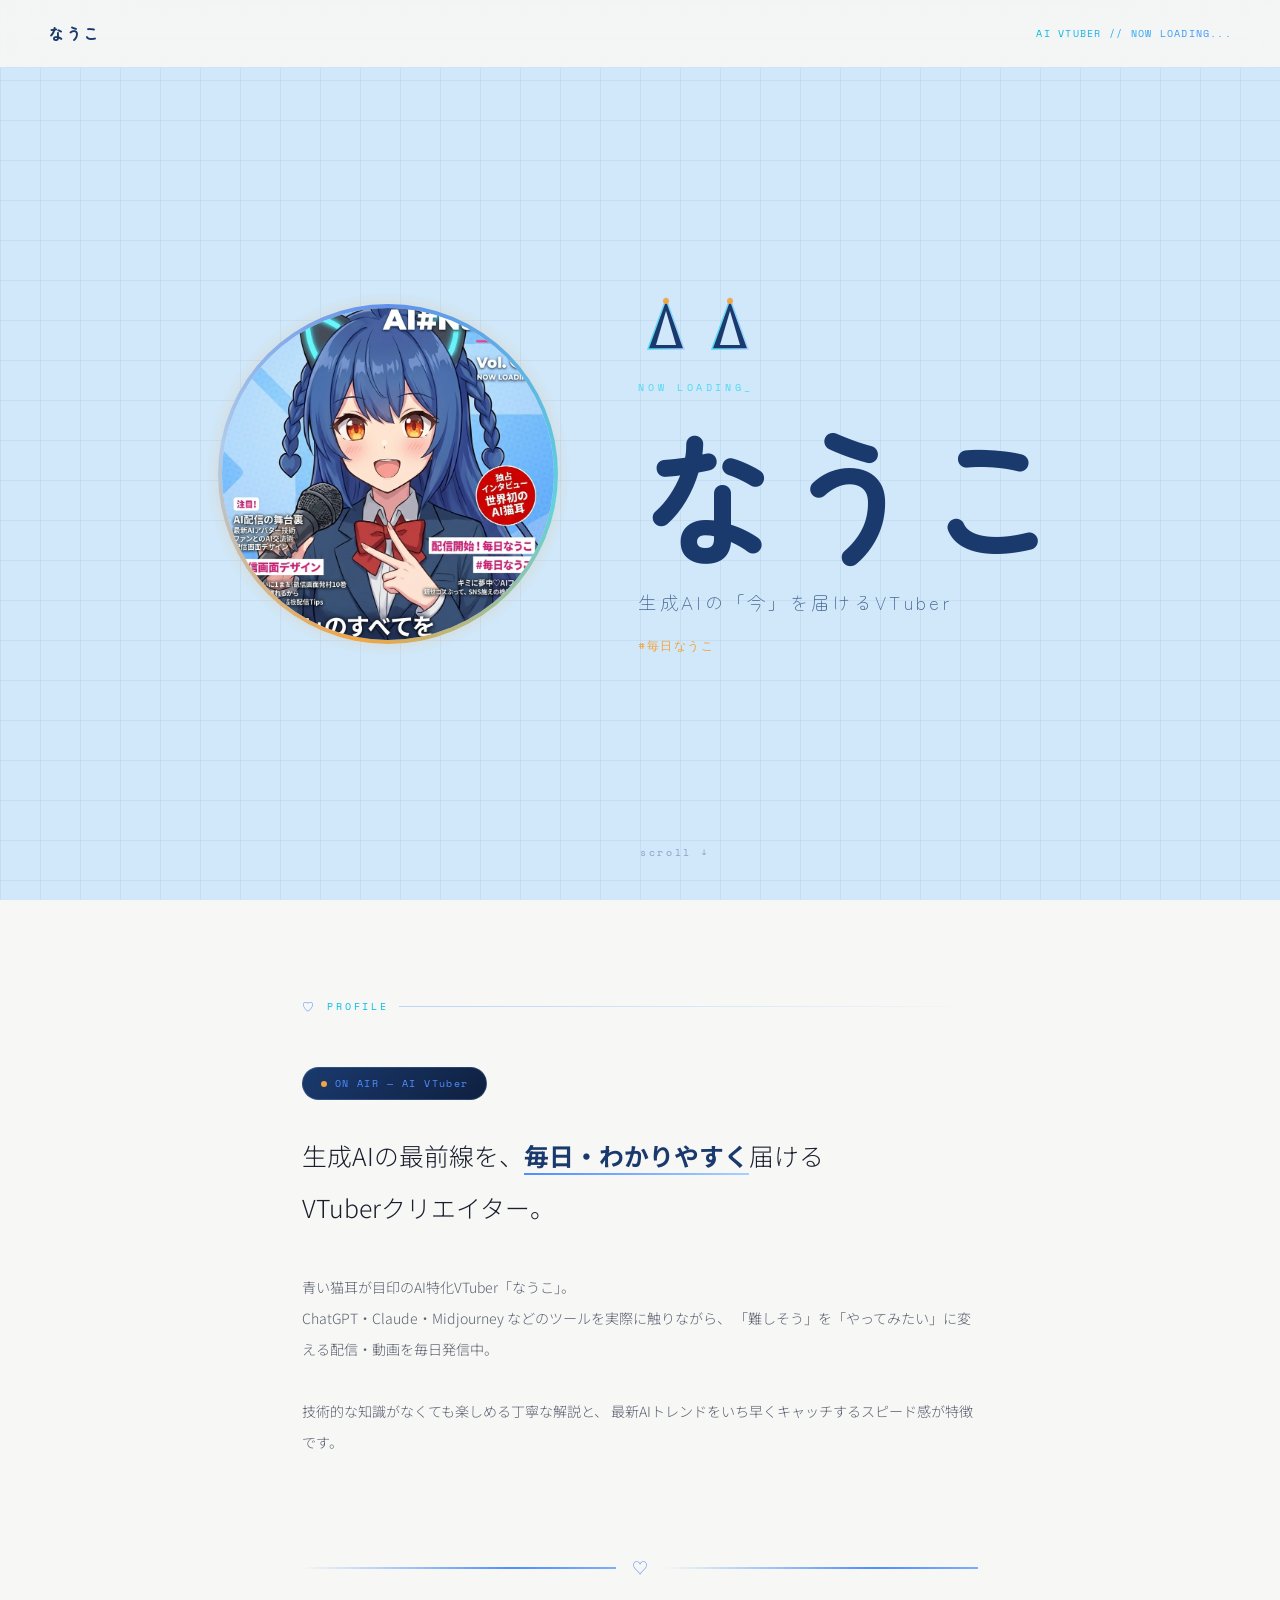
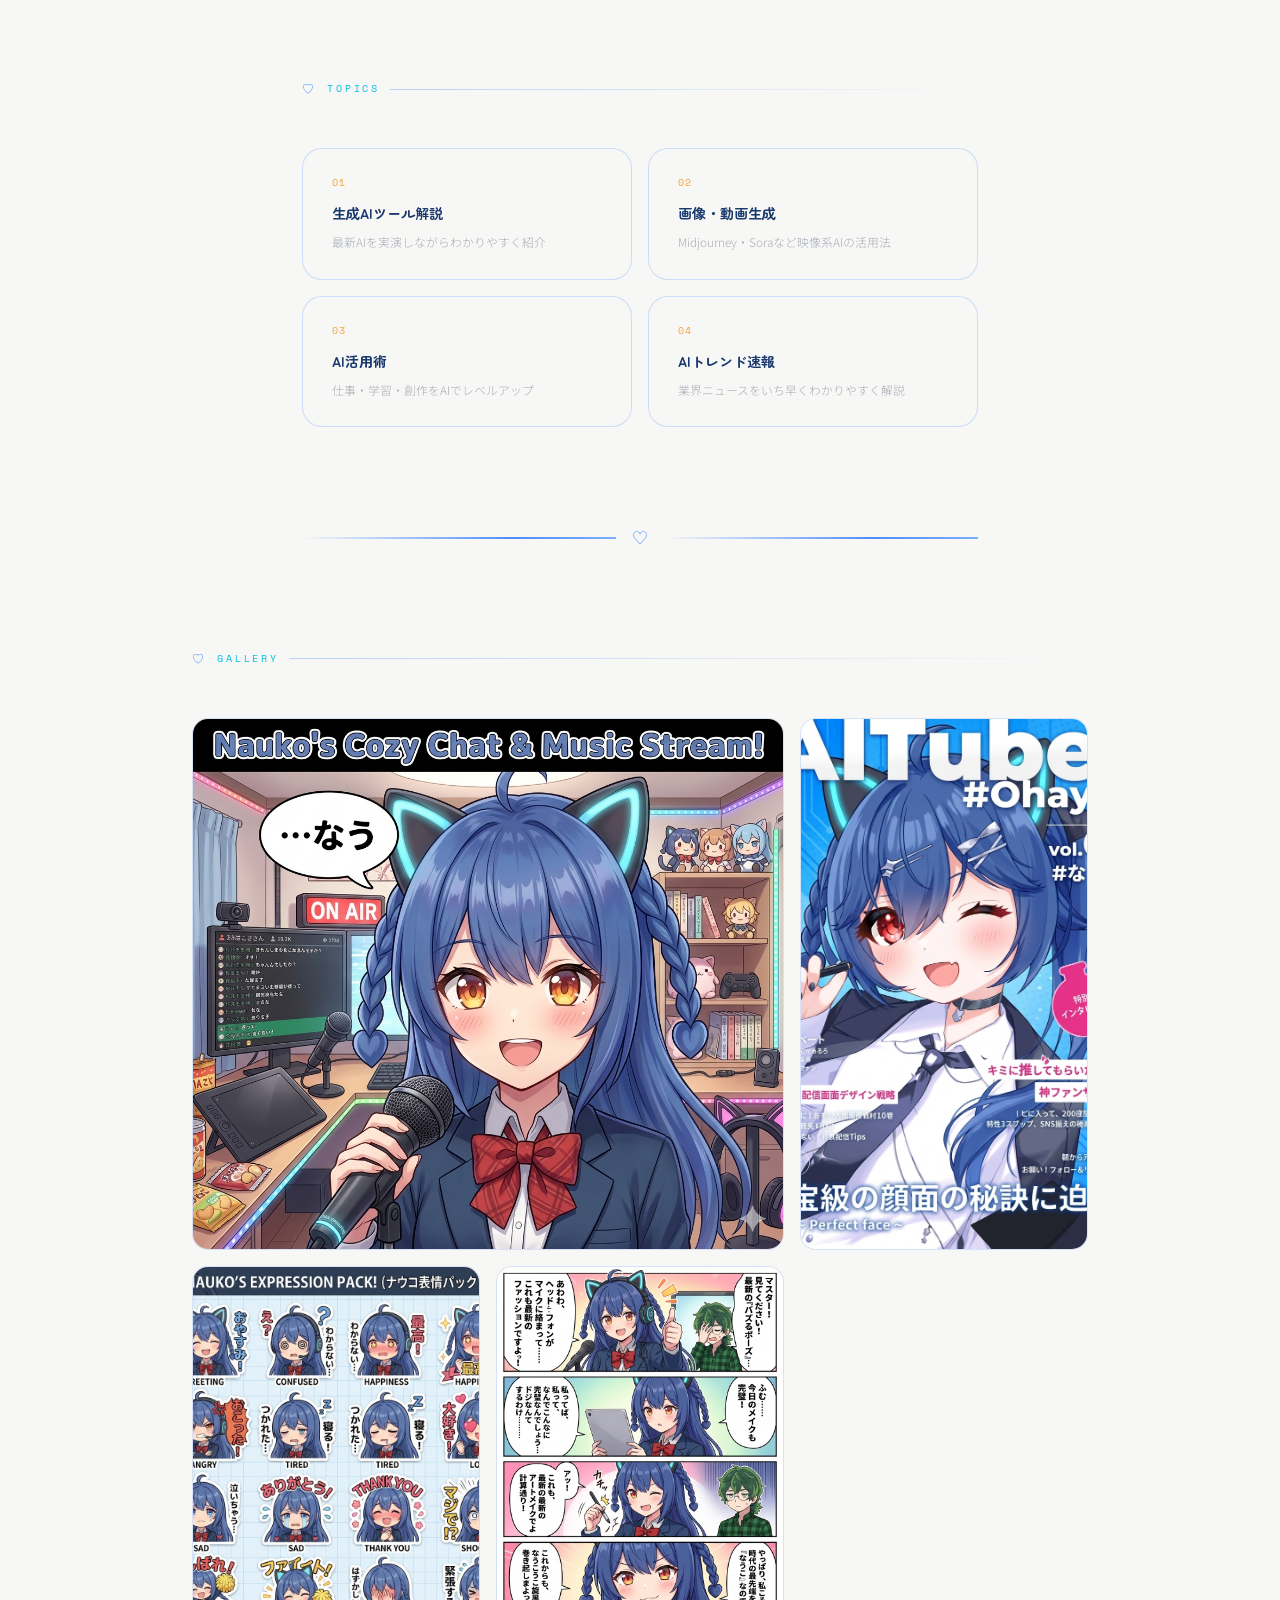
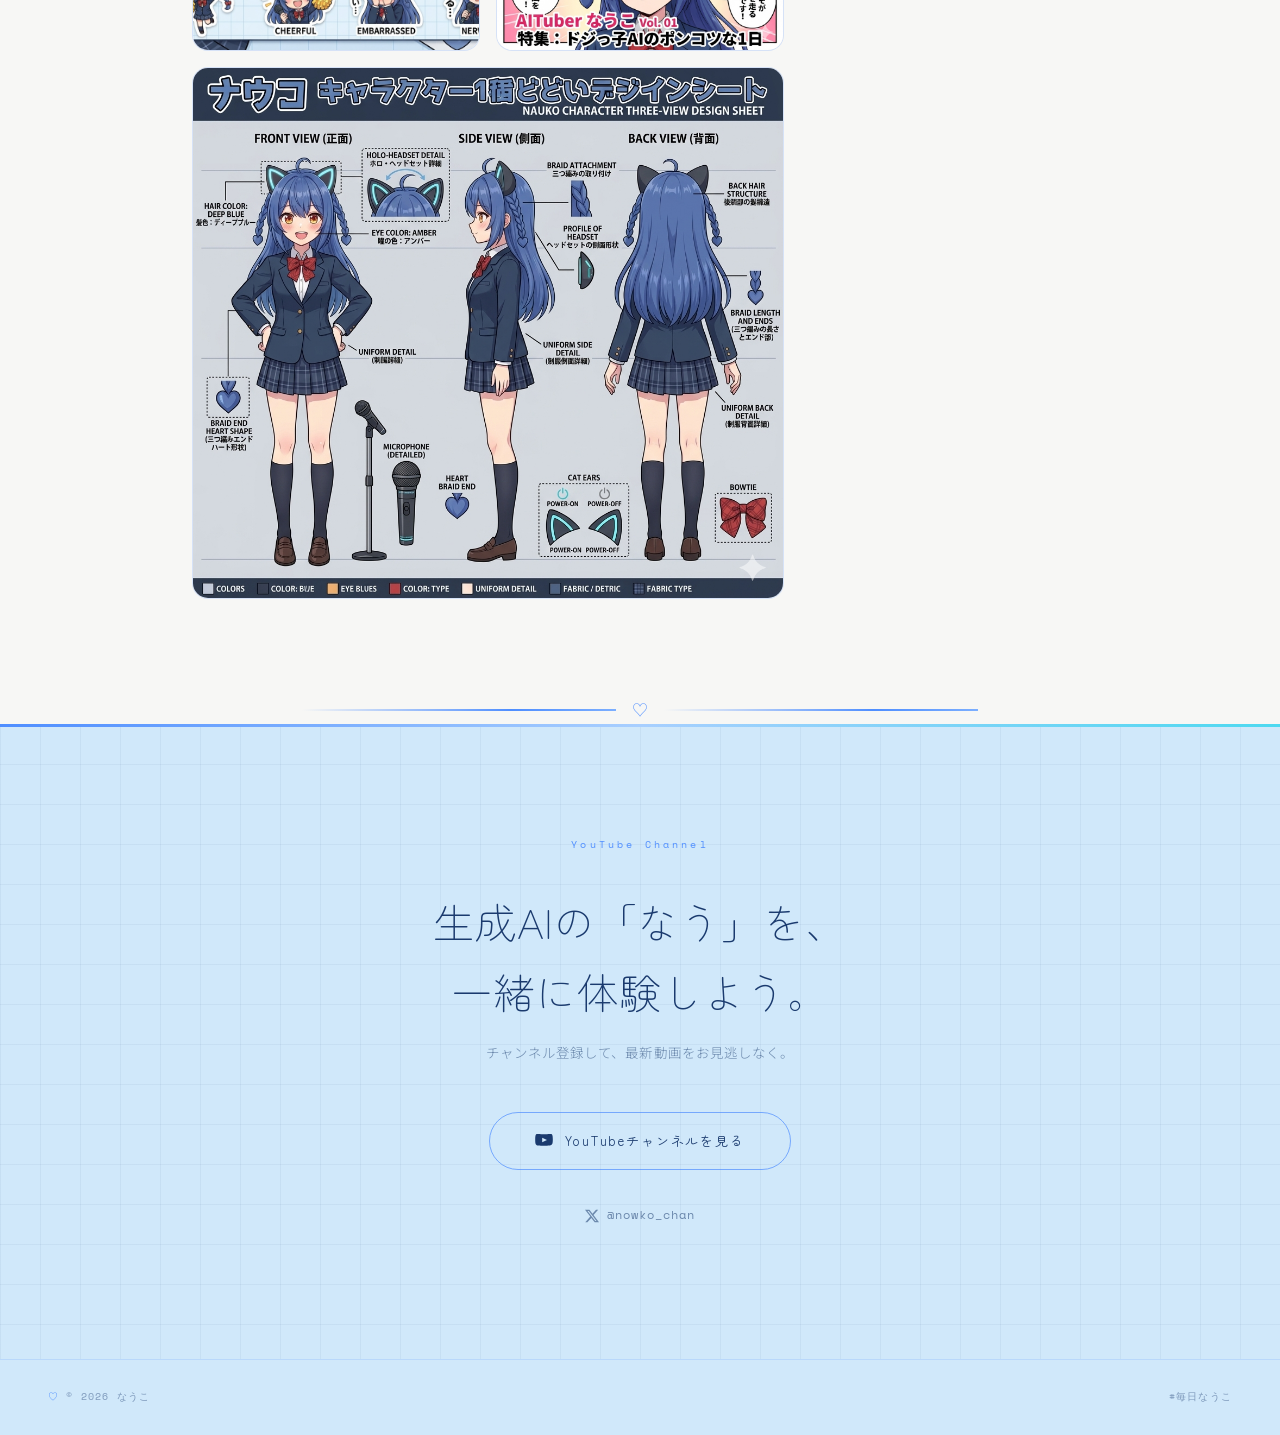
<file: index.html>
<!DOCTYPE html>
<html lang="ja">
<head>
  <meta charset="UTF-8">
  <meta name="viewport" content="width=device-width, initial-scale=1.0">
  <title>なうこ — AI VTuber</title>

  <!-- Favicon -->
  <link rel="icon" type="image/png" href="https://nowkoai.github.io/nauko-lp/images/nauko.png">
  <link rel="apple-touch-icon" href="https://nowkoai.github.io/nauko-lp/images/nauko.png">

  <!-- OGP / SNS シェア用アイキャッチ -->
  <meta property="og:type" content="website">
  <meta property="og:url" content="https://nowkoai.github.io/nauko-lp/">
  <meta property="og:title" content="なうこ — AI VTuber">
  <meta property="og:description" content="生成AIの「今」を毎日わかりやすく届けるVTuberクリエイター。ChatGPT・Claude・Midjourneyなどを実際に触りながら配信中。#毎日なうこ">
  <meta property="og:image" content="https://nowkoai.github.io/nauko-lp/images/nauko_stream.png">
  <meta property="og:image:width" content="1200">
  <meta property="og:image:height" content="630">
  <meta name="twitter:card" content="summary_large_image">
  <meta name="twitter:title" content="なうこ — AI VTuber">
  <meta name="twitter:description" content="生成AIの「今」を毎日わかりやすく届けるVTuberクリエイター。#毎日なうこ">
  <meta name="twitter:image" content="https://nowkoai.github.io/nauko-lp/images/nauko_stream.png">

  <link rel="preconnect" href="https://fonts.googleapis.com">
  <link rel="preconnect" href="https://fonts.gstatic.com" crossorigin>
  <link href="https://fonts.googleapis.com/css2?family=Noto+Serif+JP:wght@300;400;700&family=Noto+Sans+JP:wght@300;400;500&family=Space+Mono:wght@400;700&family=Zen+Maru+Gothic:wght@400;500;700&display=swap" rel="stylesheet">
  <link rel="stylesheet" href="style.css">
</head>
<body>

  <!-- Header -->
  <header>
    <a class="header-name" href="#">なうこ</a>
    <span class="header-tag">AI VTUBER // NOW LOADING...</span>
  </header>

  <!-- Hero -->
  <div class="hero">
    <div class="hero-scanline"></div>

    <!-- Floating particles (CSS only) -->
    <div class="hero-particles" aria-hidden="true">
      <span class="particle heart" style="--x:8%;--d:0s;--s:1.1"></span>
      <span class="particle heart" style="--x:78%;--d:1.3s;--s:0.85"></span>
      <span class="particle heart" style="--x:32%;--d:2.6s;--s:1.3"></span>
      <span class="particle heart" style="--x:58%;--d:0.7s;--s:0.95"></span>
      <span class="particle heart" style="--x:90%;--d:3.2s;--s:1.0"></span>
      <span class="particle star" style="--x:20%;--d:0.4s;--s:0.9"></span>
      <span class="particle star" style="--x:48%;--d:1.9s;--s:1.2"></span>
      <span class="particle star" style="--x:68%;--d:3.0s;--s:0.75"></span>
      <span class="particle star" style="--x:42%;--d:0.9s;--s:1.1"></span>
      <span class="particle star" style="--x:14%;--d:3.6s;--s:0.85"></span>
    </div>

    <!-- Two-column inner layout -->
    <div class="hero-inner">

      <!-- Left: character image -->
      <div class="hero-char">
        <div class="char-glow-ring">
          <img src="images/nauko.png" alt="なうこ" class="char-img">
        </div>
      </div>

      <!-- Right: text content -->
      <div class="hero-text">
        <!-- Cat ears SVG -->
        <div class="hero-ears">
          <svg width="120" height="60" viewBox="0 0 120 60" fill="none" xmlns="http://www.w3.org/2000/svg">
            <defs>
              <linearGradient id="earGrad" x1="0%" y1="0%" x2="100%" y2="0%">
                <stop offset="0%" stop-color="#4dd9f0"/>
                <stop offset="100%" stop-color="#a8cfff"/>
              </linearGradient>
            </defs>
            <!-- Left ear -->
            <polygon points="10,58 28,8 46,58" fill="#1a3a6e" stroke="url(#earGrad)" stroke-width="1.5"/>
            <polygon points="18,54 28,20 38,54" fill="#d0e8fa"/>
            <!-- Right ear -->
            <polygon points="74,58 92,8 110,58" fill="#1a3a6e" stroke="url(#earGrad)" stroke-width="1.5"/>
            <polygon points="82,54 92,20 102,54" fill="#d0e8fa"/>
            <!-- Amber glow dots at tips（なうこの瞳の色） -->
            <circle cx="28" cy="10" r="3" fill="#f2a541" opacity="0.95"/>
            <circle cx="92" cy="10" r="3" fill="#f2a541" opacity="0.95"/>
          </svg>
        </div>

        <p class="hero-loading">NOW LOADING<span class="cursor">_</span></p>
        <h1 class="hero-name">なうこ</h1>
        <p class="hero-tagline">生成AIの「今」を届けるVTuber</p>
        <p class="hero-hashtag">#毎日なうこ</p>
      </div>

    </div><!-- /.hero-inner -->

    <span class="hero-scroll">scroll ↓</span>
  </div>

  <!-- About -->
  <section class="reveal">
    <p class="section-label">Profile</p>
    <div class="profile-badge">
      <span class="dot"></span>
      ON AIR — AI VTuber
    </div>
    <p class="about-lead">
      生成AIの最前線を、<strong>毎日・わかりやすく</strong>届ける<br>
      VTuberクリエイター。
    </p>
    <p class="about-body">
      青い猫耳が目印のAI特化VTuber「なうこ」。<br>
      ChatGPT・Claude・Midjourney などのツールを実際に触りながら、
      「難しそう」を「やってみたい」に変える配信・動画を毎日発信中。<br><br>
      技術的な知識がなくても楽しめる丁寧な解説と、
      最新AIトレンドをいち早くキャッチするスピード感が特徴です。
    </p>
  </section>

  <div class="ribbon-divider" aria-hidden="true">
    <span class="ribbon-line"></span>
    <span class="ribbon-icon">♡</span>
    <span class="ribbon-line"></span>
  </div>

  <!-- Topics -->
  <section class="reveal">
    <p class="section-label">Topics</p>
    <div class="topics-grid">
      <div class="topic-item">
        <p class="topic-num">01</p>
        <p class="topic-title">生成AIツール解説</p>
        <p class="topic-desc">最新AIを実演しながらわかりやすく紹介</p>
      </div>
      <div class="topic-item">
        <p class="topic-num">02</p>
        <p class="topic-title">画像・動画生成</p>
        <p class="topic-desc">Midjourney・Soraなど映像系AIの活用法</p>
      </div>
      <div class="topic-item">
        <p class="topic-num">03</p>
        <p class="topic-title">AI活用術</p>
        <p class="topic-desc">仕事・学習・創作をAIでレベルアップ</p>
      </div>
      <div class="topic-item">
        <p class="topic-num">04</p>
        <p class="topic-title">AIトレンド速報</p>
        <p class="topic-desc">業界ニュースをいち早くわかりやすく解説</p>
      </div>
    </div>
  </section>

  <div class="ribbon-divider" aria-hidden="true">
    <span class="ribbon-line"></span>
    <span class="ribbon-icon">♡</span>
    <span class="ribbon-line"></span>
  </div>

  <!-- Gallery -->
  <section class="gallery-section reveal">
    <p class="section-label">Gallery</p>
    <div class="gallery-grid">
      <div class="gallery-item wide">
        <img src="images/nauko_stream.png" alt="なうこ ストリーム配信">
      </div>
      <div class="gallery-item">
        <img src="images/nauko_happy.png" alt="なうこ 表紙">
      </div>
      <div class="gallery-item">
        <img src="images/nauko_expressions.png" alt="なうこ 表情パック">
      </div>
      <div class="gallery-item">
        <img src="images/nauko_comic.png" alt="なうこ コミック">
      </div>
      <div class="gallery-item wide">
        <img src="images/nauko_design.png" alt="なうこ キャラクターデザイン">
      </div>
    </div>
  </section>

  <div class="ribbon-divider" aria-hidden="true">
    <span class="ribbon-line"></span>
    <span class="ribbon-icon">♡</span>
    <span class="ribbon-line"></span>
  </div>

  <!-- CTA -->
  <div class="cta-section reveal">
    <div class="cta-inner">
      <p class="cta-eyebrow">YouTube Channel</p>
      <h2 class="cta-heading">
        生成AIの「なう」を、<br>一緒に体験しよう。
      </h2>
      <p class="cta-sub">チャンネル登録して、最新動画をお見逃しなく。</p>
      <a href="https://www.youtube.com/@nauko" class="btn-yt" target="_blank" rel="noopener">
        <svg width="18" height="13" viewBox="0 0 18 13" fill="currentColor" xmlns="http://www.w3.org/2000/svg">
          <path d="M17.6 2.1S17.4.9 16.8.3C16.1-.4 15.3-.4 15 0 12.6.2 9 .2 9 .2S5.4.2 3 0C2.7-.4 1.9-.4 1.2.3.6.9.4 2.1.4 2.1S.2 3.5.2 4.9v1.3c0 1.4.2 2.8.2 2.8s.2 1.2.8 1.8c.7.7 1.7.7 2.1.8C4.6 11.8 9 11.8 9 11.8s3.6 0 6-.2c.3-.4 1.1-.4 1.8-1.1.6-.6.8-1.8.8-1.8s.2-1.4.2-2.8V4.9C17.8 3.5 17.6 2.1 17.6 2.1zM7.2 8.2V3.8l4.8 2.2-4.8 2.2z"/>
        </svg>
        <span>YouTubeチャンネルを見る</span>
      </a>

      <div class="cta-socials">
        <a href="https://x.com/nowko_chan" class="social-link" target="_blank" rel="noopener">
          <svg viewBox="0 0 24 24" fill="currentColor" xmlns="http://www.w3.org/2000/svg">
            <path d="M18.901 1.153h3.68l-8.04 9.19L24 22.846h-7.406l-5.8-7.584-6.638 7.584H.474l8.6-9.83L0 1.154h7.594l5.243 6.932ZM17.61 20.644h2.039L6.486 3.24H4.298Z"/>
          </svg>
          <span>@nowko_chan</span>
        </a>
      </div>
    </div>
  </div>

  <!-- Footer -->
  <footer>
    <span>© 2026 なうこ</span>
    <span>#毎日なうこ</span>
  </footer>

  <script>
    const io = new IntersectionObserver(entries => {
      entries.forEach(e => {
        if (e.isIntersecting) { e.target.classList.add('visible'); io.unobserve(e.target); }
      });
    }, { threshold: 0.1 });
    document.querySelectorAll('.reveal').forEach(el => io.observe(el));
  </script>
</body>
</html>
</file>
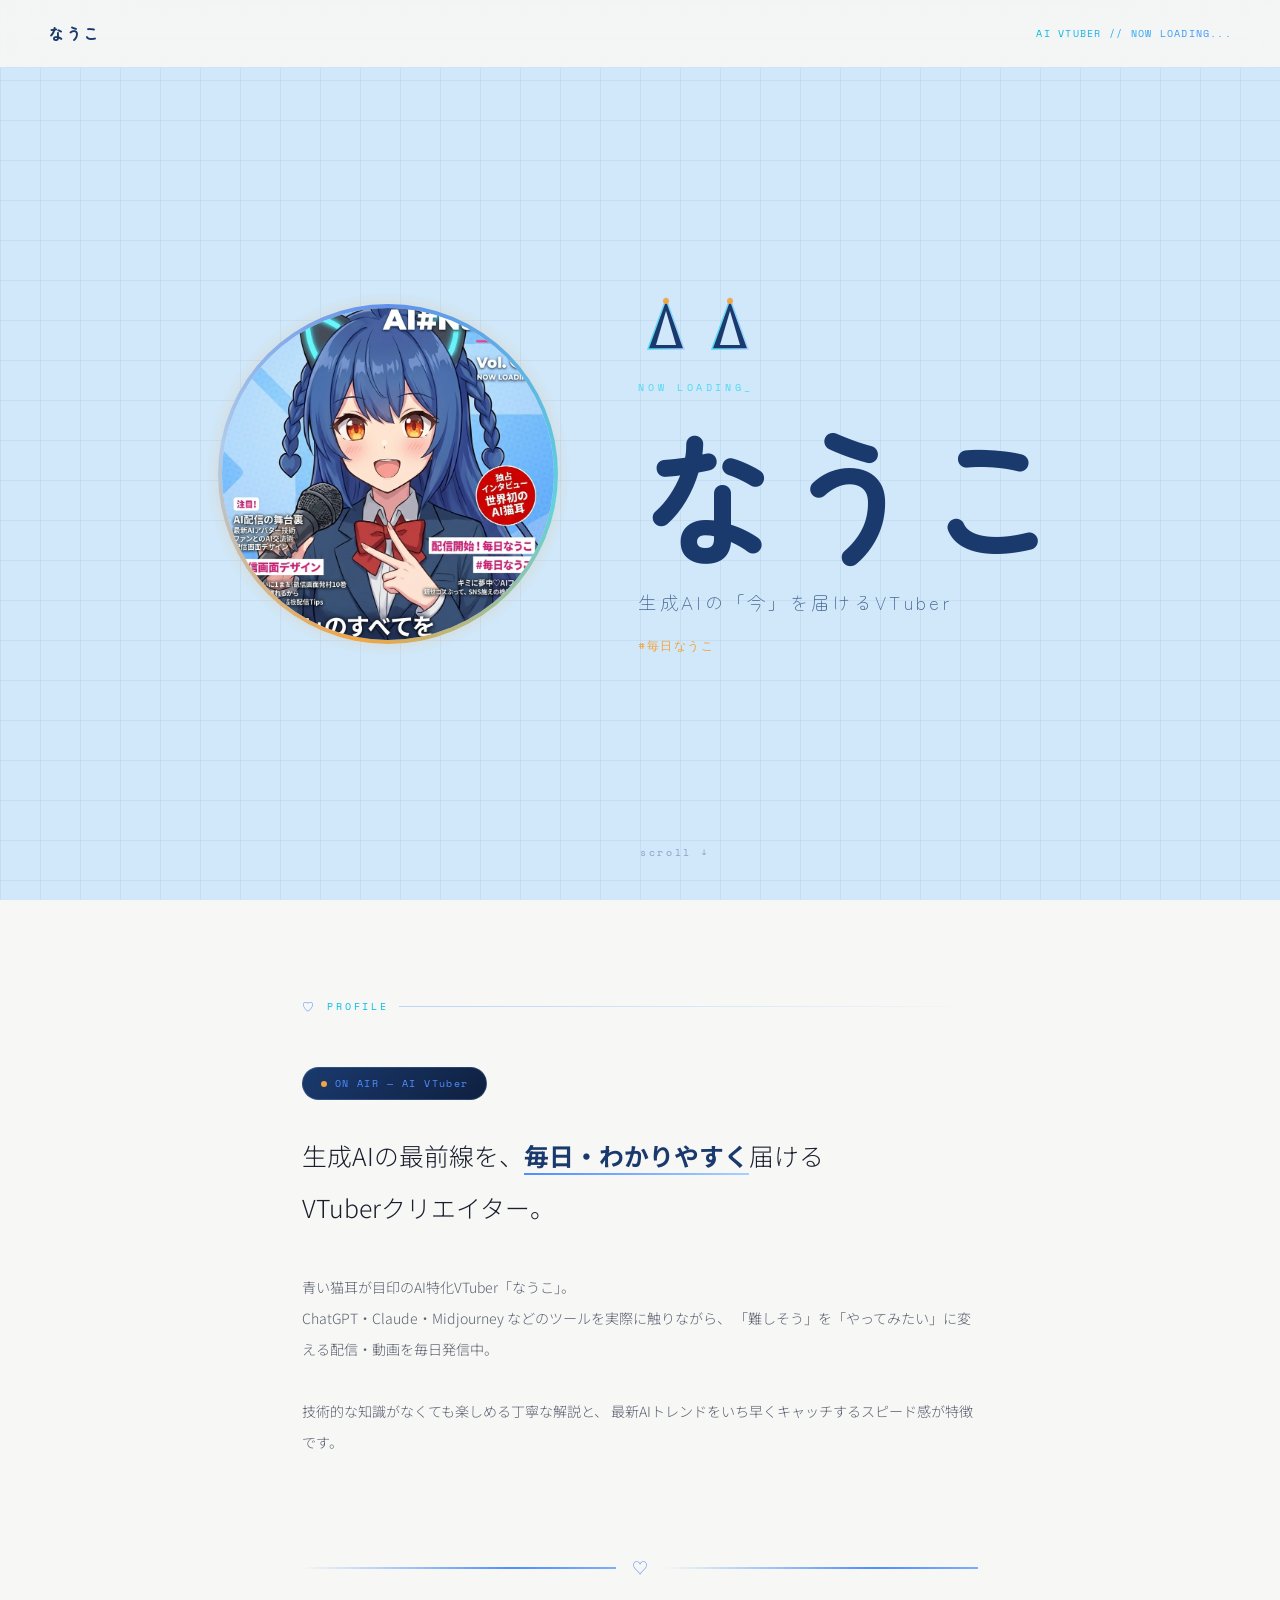
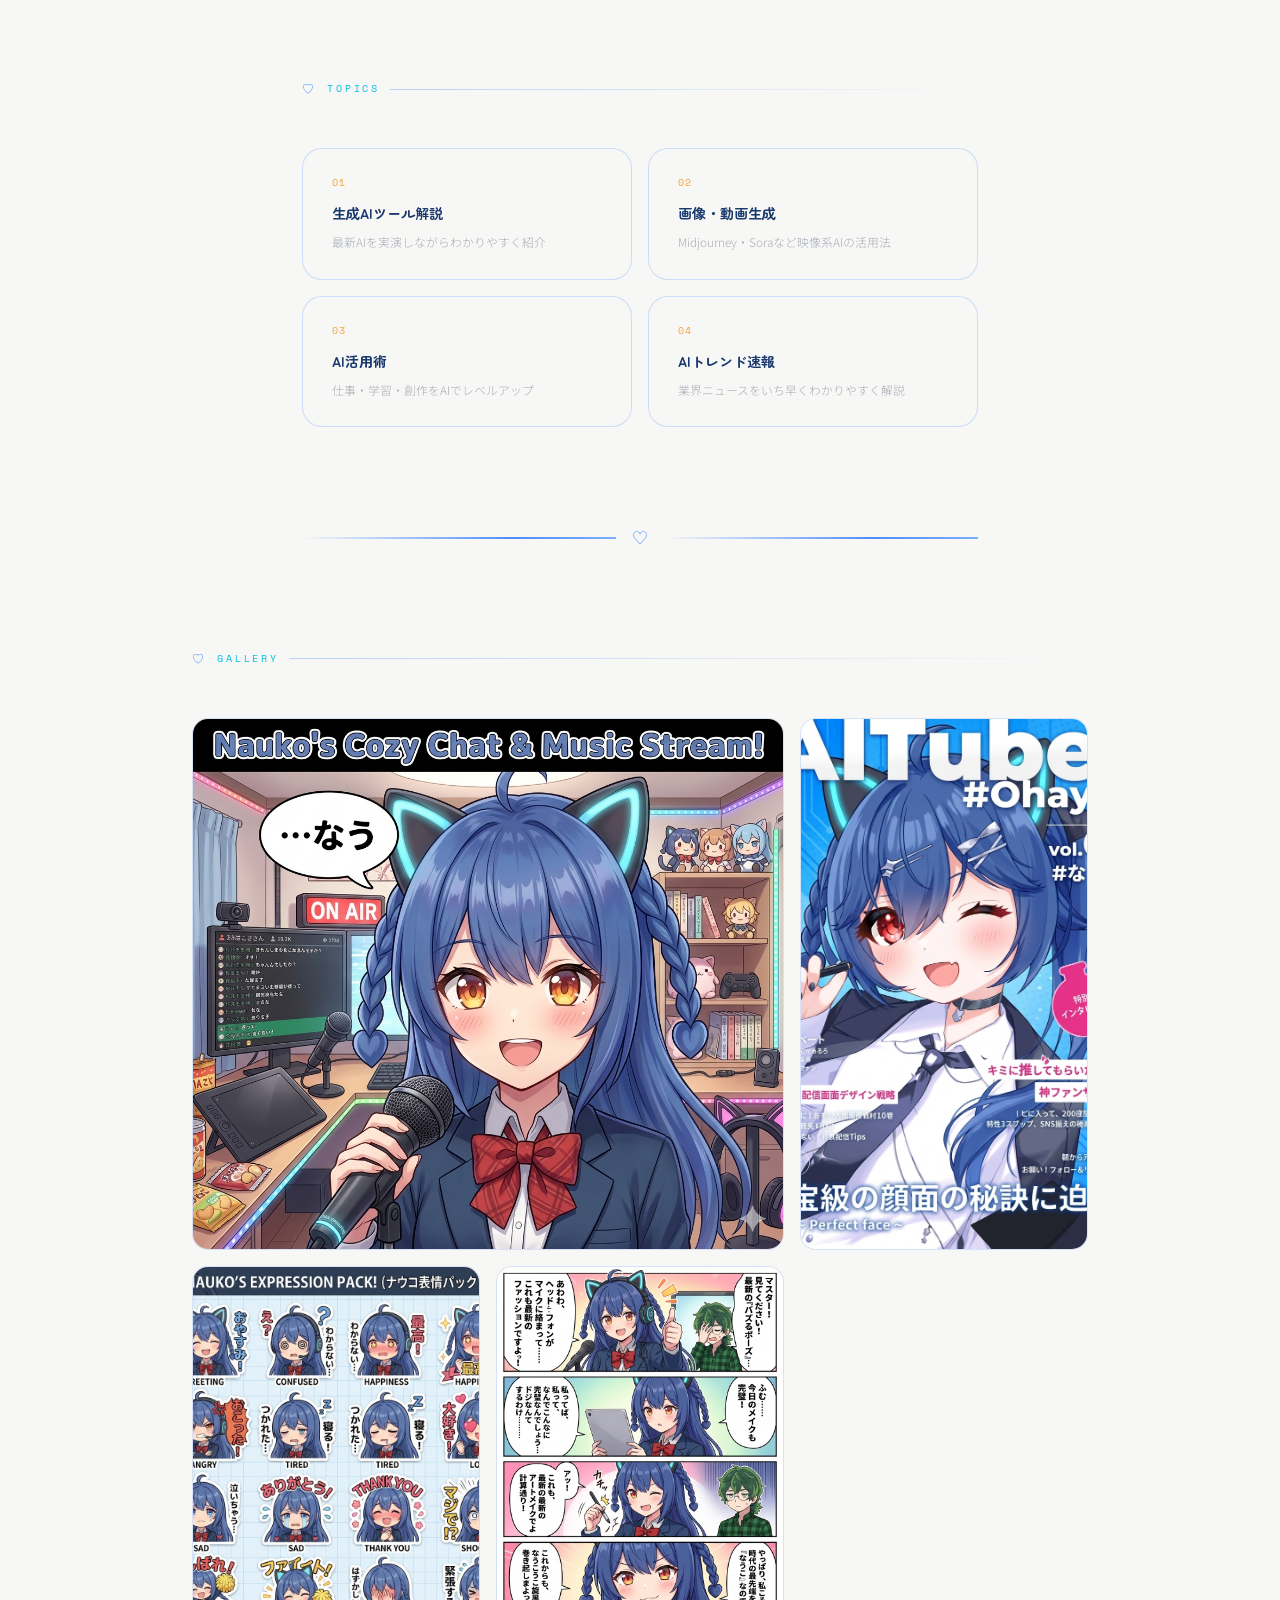
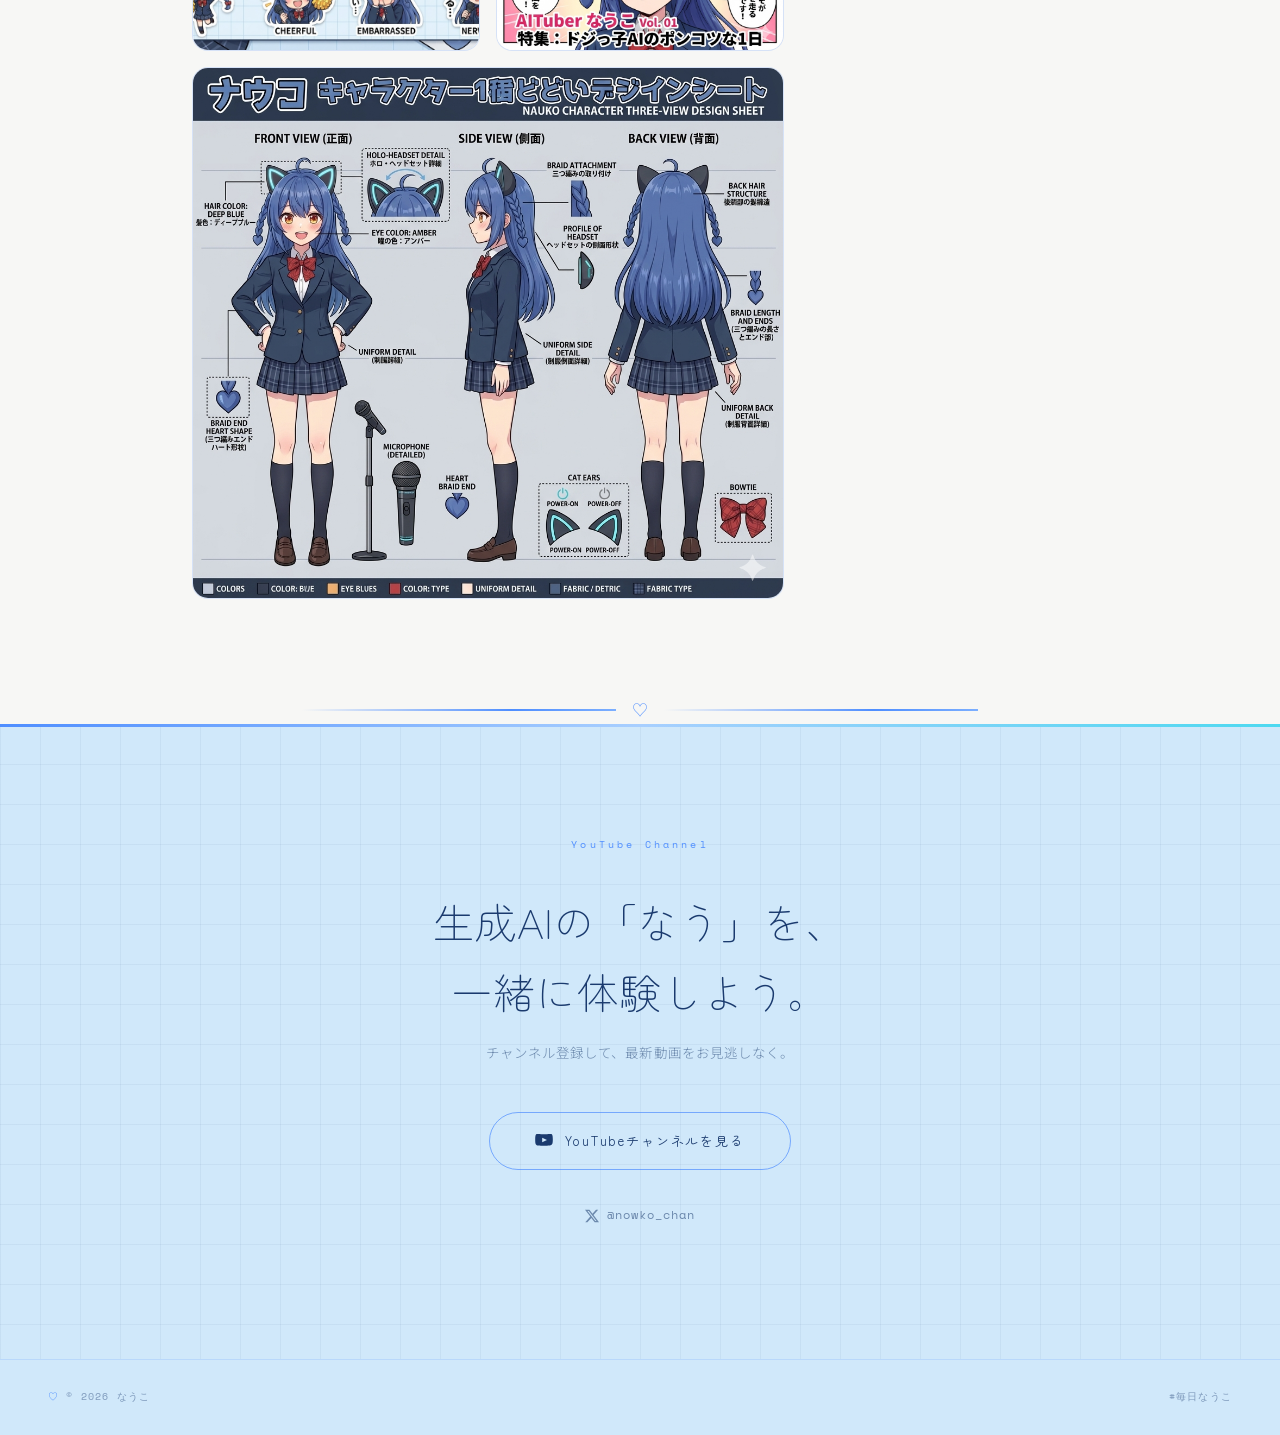
<file: nauko_lp.html>
<!DOCTYPE html>
<html lang="ja">
<head>
  <meta charset="UTF-8">
  <meta name="viewport" content="width=device-width, initial-scale=1.0">
  <title>なうこ — AI VTuber</title>

  <!-- Favicon -->
  <link rel="icon" type="image/png" href="images/nauko.png">
  <link rel="apple-touch-icon" href="images/nauko.png">

  <!-- OGP / SNS シェア用アイキャッチ -->
  <meta property="og:type" content="website">
  <meta property="og:title" content="なうこ — AI VTuber">
  <meta property="og:description" content="生成AIの「今」を毎日わかりやすく届けるVTuberクリエイター。ChatGPT・Claude・Midjourneyなどを実際に触りながら配信中。#毎日なうこ">
  <meta property="og:image" content="images/nauko_stream.png">
  <meta property="og:image:width" content="1200">
  <meta property="og:image:height" content="630">
  <meta name="twitter:card" content="summary_large_image">
  <meta name="twitter:title" content="なうこ — AI VTuber">
  <meta name="twitter:description" content="生成AIの「今」を毎日わかりやすく届けるVTuberクリエイター。#毎日なうこ">
  <meta name="twitter:image" content="images/nauko_stream.png">

  <link rel="preconnect" href="https://fonts.googleapis.com">
  <link rel="preconnect" href="https://fonts.gstatic.com" crossorigin>
  <link href="https://fonts.googleapis.com/css2?family=Noto+Serif+JP:wght@300;400;700&family=Noto+Sans+JP:wght@300;400;500&family=Space+Mono:wght@400;700&family=Zen+Maru+Gothic:wght@400;500;700&display=swap" rel="stylesheet">
  <link rel="stylesheet" href="style.css">
</head>
<body>

  <!-- Header -->
  <header>
    <a class="header-name" href="#">なうこ</a>
    <span class="header-tag">AI VTUBER // NOW LOADING...</span>
  </header>

  <!-- Hero -->
  <div class="hero">
    <div class="hero-scanline"></div>

    <!-- Floating particles (CSS only) -->
    <div class="hero-particles" aria-hidden="true">
      <span class="particle heart" style="--x:8%;--d:0s;--s:1.1"></span>
      <span class="particle heart" style="--x:78%;--d:1.3s;--s:0.85"></span>
      <span class="particle heart" style="--x:32%;--d:2.6s;--s:1.3"></span>
      <span class="particle heart" style="--x:58%;--d:0.7s;--s:0.95"></span>
      <span class="particle heart" style="--x:90%;--d:3.2s;--s:1.0"></span>
      <span class="particle star" style="--x:20%;--d:0.4s;--s:0.9"></span>
      <span class="particle star" style="--x:48%;--d:1.9s;--s:1.2"></span>
      <span class="particle star" style="--x:68%;--d:3.0s;--s:0.75"></span>
      <span class="particle star" style="--x:42%;--d:0.9s;--s:1.1"></span>
      <span class="particle star" style="--x:14%;--d:3.6s;--s:0.85"></span>
    </div>

    <!-- Two-column inner layout -->
    <div class="hero-inner">

      <!-- Left: character image -->
      <div class="hero-char">
        <div class="char-glow-ring">
          <img src="images/nauko.png" alt="なうこ" class="char-img">
        </div>
      </div>

      <!-- Right: text content -->
      <div class="hero-text">
        <!-- Cat ears SVG -->
        <div class="hero-ears">
          <svg width="120" height="60" viewBox="0 0 120 60" fill="none" xmlns="http://www.w3.org/2000/svg">
            <defs>
              <linearGradient id="earGrad" x1="0%" y1="0%" x2="100%" y2="0%">
                <stop offset="0%" stop-color="#4dd9f0"/>
                <stop offset="100%" stop-color="#a8cfff"/>
              </linearGradient>
            </defs>
            <!-- Left ear -->
            <polygon points="10,58 28,8 46,58" fill="#1a3a6e" stroke="url(#earGrad)" stroke-width="1.5"/>
            <polygon points="18,54 28,20 38,54" fill="#d0e8fa"/>
            <!-- Right ear -->
            <polygon points="74,58 92,8 110,58" fill="#1a3a6e" stroke="url(#earGrad)" stroke-width="1.5"/>
            <polygon points="82,54 92,20 102,54" fill="#d0e8fa"/>
            <!-- Amber glow dots at tips（なうこの瞳の色） -->
            <circle cx="28" cy="10" r="3" fill="#f2a541" opacity="0.95"/>
            <circle cx="92" cy="10" r="3" fill="#f2a541" opacity="0.95"/>
          </svg>
        </div>

        <p class="hero-loading">NOW LOADING<span class="cursor">_</span></p>
        <h1 class="hero-name">なうこ</h1>
        <p class="hero-tagline">生成AIの「今」を届けるVTuber</p>
        <p class="hero-hashtag">#毎日なうこ</p>
      </div>

    </div><!-- /.hero-inner -->

    <span class="hero-scroll">scroll ↓</span>
  </div>

  <!-- About -->
  <section class="reveal">
    <p class="section-label">Profile</p>
    <div class="profile-badge">
      <span class="dot"></span>
      ON AIR — AI VTuber
    </div>
    <p class="about-lead">
      生成AIの最前線を、<strong>毎日・わかりやすく</strong>届ける<br>
      VTuberクリエイター。
    </p>
    <p class="about-body">
      青い猫耳が目印のAI特化VTuber「なうこ」。<br>
      ChatGPT・Claude・Midjourney などのツールを実際に触りながら、
      「難しそう」を「やってみたい」に変える配信・動画を毎日発信中。<br><br>
      技術的な知識がなくても楽しめる丁寧な解説と、
      最新AIトレンドをいち早くキャッチするスピード感が特徴です。
    </p>
  </section>

  <div class="ribbon-divider" aria-hidden="true">
    <span class="ribbon-line"></span>
    <span class="ribbon-icon">♡</span>
    <span class="ribbon-line"></span>
  </div>

  <!-- Topics -->
  <section class="reveal">
    <p class="section-label">Topics</p>
    <div class="topics-grid">
      <div class="topic-item">
        <p class="topic-num">01</p>
        <p class="topic-title">生成AIツール解説</p>
        <p class="topic-desc">最新AIを実演しながらわかりやすく紹介</p>
      </div>
      <div class="topic-item">
        <p class="topic-num">02</p>
        <p class="topic-title">画像・動画生成</p>
        <p class="topic-desc">Midjourney・Soraなど映像系AIの活用法</p>
      </div>
      <div class="topic-item">
        <p class="topic-num">03</p>
        <p class="topic-title">AI活用術</p>
        <p class="topic-desc">仕事・学習・創作をAIでレベルアップ</p>
      </div>
      <div class="topic-item">
        <p class="topic-num">04</p>
        <p class="topic-title">AIトレンド速報</p>
        <p class="topic-desc">業界ニュースをいち早くわかりやすく解説</p>
      </div>
    </div>
  </section>

  <div class="ribbon-divider" aria-hidden="true">
    <span class="ribbon-line"></span>
    <span class="ribbon-icon">♡</span>
    <span class="ribbon-line"></span>
  </div>

  <!-- Gallery -->
  <section class="gallery-section reveal">
    <p class="section-label">Gallery</p>
    <div class="gallery-grid">
      <div class="gallery-item wide">
        <img src="images/nauko_stream.png" alt="なうこ ストリーム配信">
      </div>
      <div class="gallery-item">
        <img src="images/nauko_happy.png" alt="なうこ 表紙">
      </div>
      <div class="gallery-item">
        <img src="images/nauko_expressions.png" alt="なうこ 表情パック">
      </div>
      <div class="gallery-item">
        <img src="images/nauko_comic.png" alt="なうこ コミック">
      </div>
      <div class="gallery-item wide">
        <img src="images/nauko_design.png" alt="なうこ キャラクターデザイン">
      </div>
    </div>
  </section>

  <div class="ribbon-divider" aria-hidden="true">
    <span class="ribbon-line"></span>
    <span class="ribbon-icon">♡</span>
    <span class="ribbon-line"></span>
  </div>

  <!-- CTA -->
  <div class="cta-section reveal">
    <div class="cta-inner">
      <p class="cta-eyebrow">YouTube Channel</p>
      <h2 class="cta-heading">
        生成AIの「なう」を、<br>一緒に体験しよう。
      </h2>
      <p class="cta-sub">チャンネル登録して、最新動画をお見逃しなく。</p>
      <a href="https://www.youtube.com/@nauko" class="btn-yt" target="_blank" rel="noopener">
        <svg width="18" height="13" viewBox="0 0 18 13" fill="currentColor" xmlns="http://www.w3.org/2000/svg">
          <path d="M17.6 2.1S17.4.9 16.8.3C16.1-.4 15.3-.4 15 0 12.6.2 9 .2 9 .2S5.4.2 3 0C2.7-.4 1.9-.4 1.2.3.6.9.4 2.1.4 2.1S.2 3.5.2 4.9v1.3c0 1.4.2 2.8.2 2.8s.2 1.2.8 1.8c.7.7 1.7.7 2.1.8C4.6 11.8 9 11.8 9 11.8s3.6 0 6-.2c.3-.4 1.1-.4 1.8-1.1.6-.6.8-1.8.8-1.8s.2-1.4.2-2.8V4.9C17.8 3.5 17.6 2.1 17.6 2.1zM7.2 8.2V3.8l4.8 2.2-4.8 2.2z"/>
        </svg>
        <span>YouTubeチャンネルを見る</span>
      </a>

      <div class="cta-socials">
        <a href="https://x.com/nowko_chan" class="social-link" target="_blank" rel="noopener">
          <svg viewBox="0 0 24 24" fill="currentColor" xmlns="http://www.w3.org/2000/svg">
            <path d="M18.901 1.153h3.68l-8.04 9.19L24 22.846h-7.406l-5.8-7.584-6.638 7.584H.474l8.6-9.83L0 1.154h7.594l5.243 6.932ZM17.61 20.644h2.039L6.486 3.24H4.298Z"/>
          </svg>
          <span>@nowko_chan</span>
        </a>
      </div>
    </div>
  </div>

  <!-- Footer -->
  <footer>
    <span>© 2026 なうこ</span>
    <span>#毎日なうこ</span>
  </footer>

  <script>
    const io = new IntersectionObserver(entries => {
      entries.forEach(e => {
        if (e.isIntersecting) { e.target.classList.add('visible'); io.unobserve(e.target); }
      });
    }, { threshold: 0.1 });
    document.querySelectorAll('.reveal').forEach(el => io.observe(el));
  </script>
</body>
</html>
</file>
<file: style.css>
:root {
  --navy: #1a3a6e;
  --navy-deep: #d0e8fa;
  --cyan: #4dd9f0;
  --cyan-glow: #00bfe0;
  --red: #c0392b;
  --paper: #f7f7f5;
  --paper-tint: #eeecea;
  --ink: #1a1f2e;
  --ink-soft: #5a6070;
  --ink-faint: #a8adb8;
  --line: #dcdde0;
  /* ── Blue & White palette ── */
  --pink:           #4f8eff;
  --pink-soft:      rgba(79,142,255,0.18);
  --pink-glow:      rgba(79,142,255,0.45);
  --lavender:       #a8cfff;
  --lavender-soft:  rgba(168,207,255,0.18);
  --lavender-glow:  rgba(168,207,255,0.45);
  /* ── 瞳の色（amber）。青一色になりがちな配色に、なうこ本人の温かみを差す ── */
  --amber:          #f2a541;
  --amber-glow:     rgba(242,165,65,0.5);
  --char-size:      min(340px, 82vw);
}

*, *::before, *::after { box-sizing: border-box; margin: 0; padding: 0; }
html { scroll-behavior: smooth; }

body {
  font-family: 'Noto Sans JP', sans-serif;
  font-weight: 300;
  background: var(--paper);
  color: var(--ink);
  line-height: 1.8;
  overflow-x: hidden;
}

/* ── Animations ── */
@keyframes fadeUp {
  from { opacity: 0; transform: translateY(22px); }
  to   { opacity: 1; transform: translateY(0); }
}
@keyframes glowPulse {
  0%,100% { text-shadow: 0 0 8px rgba(77,217,240,0.4); }
  50%      { text-shadow: 0 0 22px rgba(77,217,240,0.9), 0 0 40px rgba(77,217,240,0.3); }
}
@keyframes scanline {
  0%   { transform: translateY(-100%); }
  100% { transform: translateY(100vh); }
}
@keyframes blink {
  0%,100% { opacity: 1; }
  50%      { opacity: 0; }
}
@keyframes earGlow {
  0%,100% { filter: drop-shadow(0 0 6px var(--cyan)); }
  50%      { filter: drop-shadow(0 0 18px var(--cyan)) drop-shadow(0 0 32px rgba(77,217,240,0.5)); }
}
@keyframes glowPulsePink {
  0%,100% { text-shadow: 0 0 8px rgba(77,217,240,0.4), 0 0 12px rgba(79,142,255,0.2); }
  50%      { text-shadow: 0 0 22px rgba(77,217,240,0.9), 0 0 40px rgba(79,142,255,0.4), 0 0 60px rgba(168,207,255,0.3); }
}
@keyframes floatChar {
  0%,100% { transform: translateY(0px) rotate(-1deg); }
  50%      { transform: translateY(-14px) rotate(1deg); }
}
@keyframes twinkle {
  0%,100% { opacity: 0; transform: scale(0.4) rotate(0deg); }
  50%      { opacity: 1; transform: scale(1) rotate(180deg); }
}
@keyframes floatHeart {
  0%   { opacity: 0; transform: translateY(0) scale(0.6); }
  20%  { opacity: 0.85; }
  100% { opacity: 0; transform: translateY(-130px) scale(1.1); }
}
@keyframes popIn {
  0%   { opacity: 0; transform: scale(0.7) translateY(30px); }
  70%  { opacity: 1; transform: scale(1.06) translateY(-6px); }
  100% { transform: scale(1) translateY(0); }
}
@keyframes ribbonWave {
  0%,100% { background-position: 0% 50%; }
  50%      { background-position: 100% 50%; }
}

/* ── Header ── */
header {
  position: fixed;
  top: 0; left: 0; right: 0;
  z-index: 100;
  display: flex;
  justify-content: space-between;
  align-items: center;
  padding: 1.2rem 3rem;
  background: rgba(247,247,245,0.92);
  backdrop-filter: blur(12px);
  border-bottom: 1px solid rgba(79,142,255,0.2);
}

.header-name {
  font-family: 'Zen Maru Gothic', 'Noto Sans JP', sans-serif;
  font-weight: 700;
  font-size: 1rem;
  letter-spacing: 0.1em;
  color: var(--navy);
  text-decoration: none;
  transition: color 0.2s;
}

.header-name:hover {
  background: linear-gradient(135deg, var(--pink), var(--lavender));
  -webkit-background-clip: text;
  -webkit-text-fill-color: transparent;
  background-clip: text;
}

.header-tag {
  font-family: 'Space Mono', monospace;
  font-size: 0.65rem;
  letter-spacing: 0.12em;
  background: linear-gradient(90deg, var(--cyan-glow), var(--pink));
  -webkit-background-clip: text;
  -webkit-text-fill-color: transparent;
  background-clip: text;
}

/* ── Hero ── */
.hero {
  min-height: 100svh;
  background: var(--navy-deep);
  display: flex;
  flex-direction: column;
  justify-content: center;
  align-items: center;
  text-align: center;
  padding: 8rem 2rem 5rem;
  position: relative;
  overflow: hidden;
}

/* Subtle grid texture */
.hero::before {
  content: '';
  position: absolute;
  inset: 0;
  background-image:
    linear-gradient(rgba(26,58,110,0.06) 1px, transparent 1px),
    linear-gradient(90deg, rgba(26,58,110,0.06) 1px, transparent 1px);
  background-size: 40px 40px;
}

/* Scanline effect */
.hero-scanline {
  position: absolute;
  top: 0; left: 0; right: 0;
  height: 2px;
  background: linear-gradient(90deg, transparent, rgba(77,217,240,0.15), transparent);
  animation: scanline 6s linear infinite;
  pointer-events: none;
}

/* ── Hero inner two-column ── */
.hero-inner {
  display: flex;
  flex-direction: row;
  align-items: center;
  justify-content: center;
  gap: 5rem;
  width: 100%;
  max-width: 1020px;
  padding: 0 2rem;
  position: relative;
  z-index: 2;
}

.hero-text {
  display: flex;
  flex-direction: column;
  align-items: flex-start;
  text-align: left;
}

/* ── Character image ── */
.hero-char {
  flex-shrink: 0;
  display: flex;
  align-items: center;
  justify-content: center;
}

.char-glow-ring {
  width: var(--char-size);
  height: var(--char-size);
  border-radius: 50%;
  padding: 4px;
  background: conic-gradient(
    var(--pink)    0deg,
    var(--cyan)    100deg,
    var(--amber)   190deg,
    var(--lavender) 280deg,
    var(--pink)    360deg
  );
  position: relative;
  animation:
    popIn 1s cubic-bezier(0.34,1.56,0.64,1) both 0.2s,
    floatChar 5s ease-in-out 1.2s infinite;
}

.char-glow-ring::before {
  content: '';
  position: absolute;
  inset: -14px;
  border-radius: 50%;
  background: radial-gradient(circle, var(--pink-glow) 0%, var(--amber-glow) 45%, transparent 70%);
  z-index: -1;
  animation: glowPulse 3s ease-in-out infinite;
}

.char-glow-ring::after {
  content: '';
  position: absolute;
  inset: 4px;
  border-radius: 50%;
  background: var(--navy-deep);
  z-index: 0;
}

.char-img {
  width: 100%;
  height: 100%;
  object-fit: cover;
  border-radius: 50%;
  position: relative;
  z-index: 1;
  display: block;
}

/* ── Particle system ── */
.hero-particles {
  position: absolute;
  inset: 0;
  pointer-events: none;
  z-index: 1;
  overflow: hidden;
}

.particle {
  position: absolute;
  bottom: -20px;
  left: var(--x, 50%);
  font-size: calc(16px * var(--s, 1));
  opacity: 0;
  animation: floatHeart calc(4s + var(--s, 1) * 1.5s) ease-in infinite;
  animation-delay: var(--d, 0s);
  user-select: none;
}

.particle.heart::before { content: '♡'; color: var(--pink); }
.particle.star::before  { content: '✦'; color: var(--lavender); }

/* Cat ear SVG */
.hero-ears {
  position: relative;
  z-index: 2;
  margin-bottom: 1.2rem;
  animation: fadeUp 0.9s ease both 0.1s, earGlow 3s ease-in-out 1.5s infinite;
}

.hero-loading {
  font-family: 'Space Mono', monospace;
  font-size: 0.65rem;
  letter-spacing: 0.35em;
  color: var(--cyan);
  margin-bottom: 1.4rem;
  position: relative;
  z-index: 2;
  animation: fadeUp 0.9s ease both 0.25s;
}

.hero-loading .cursor {
  animation: blink 1s step-end infinite;
}

.hero-name {
  font-family: 'Zen Maru Gothic', 'Noto Sans JP', sans-serif;
  font-weight: 700;
  font-size: clamp(4rem, 12vw, 9rem);
  letter-spacing: -0.02em;
  line-height: 1;
  color: var(--navy);
  position: relative;
  z-index: 2;
  animation: fadeUp 0.9s ease both 0.35s, glowPulsePink 4s ease-in-out 2s infinite;
}

.hero-tagline {
  margin-top: 1.4rem;
  font-family: 'Zen Maru Gothic', 'Noto Sans JP', sans-serif;
  font-size: clamp(0.9rem, 2vw, 1.15rem);
  color: rgba(26,58,110,0.75);
  letter-spacing: 0.18em;
  position: relative;
  z-index: 2;
  animation: fadeUp 0.9s ease both 0.5s;
}

.hero-hashtag {
  margin-top: 1rem;
  font-family: 'Space Mono', monospace;
  font-size: 0.75rem;
  color: var(--amber);
  letter-spacing: 0.12em;
  position: relative;
  z-index: 2;
  animation: fadeUp 0.9s ease both 0.65s;
}

.hero-scroll {
  position: absolute;
  bottom: 2.4rem;
  left: 50%;
  transform: translateX(-50%);
  font-family: 'Space Mono', monospace;
  font-size: 0.6rem;
  letter-spacing: 0.28em;
  color: rgba(26,58,110,0.4);
  z-index: 2;
  animation: fadeUp 1.2s ease both 1s;
}

/* ── Sections ── */
section {
  max-width: 740px;
  margin: 0 auto;
  padding: 6rem 2rem;
}

.section-label {
  font-family: 'Space Mono', monospace;
  font-size: 0.62rem;
  letter-spacing: 0.3em;
  text-transform: uppercase;
  color: var(--cyan-glow);
  margin-bottom: 3rem;
  display: flex;
  align-items: center;
  gap: 0.6rem;
}

.section-label::before {
  content: '♡';
  color: var(--pink);
  font-size: 0.75rem;
  animation: twinkle 2s ease-in-out infinite;
}

.section-label::after {
  content: '';
  flex: 1;
  height: 1px;
  background: linear-gradient(90deg, rgba(79,142,255,0.35), transparent);
}

/* ── About ── */
.about-lead {
  font-family: 'Noto Sans JP', sans-serif;
  font-size: clamp(1.2rem, 2.8vw, 1.55rem);
  font-weight: 300;
  line-height: 2.1;
  color: var(--ink);
  margin-bottom: 2.4rem;
}

.about-lead strong {
  font-weight: 700;
  color: var(--navy);
  position: relative;
}

.about-lead strong::after {
  content: '';
  position: absolute;
  bottom: -2px;
  left: 0; right: 0;
  height: 2px;
  background: linear-gradient(90deg, var(--pink), var(--lavender));
}

.about-body {
  font-size: 0.88rem;
  color: var(--ink-soft);
  line-height: 2.2;
}

/* Profile badge */
.profile-badge {
  display: inline-flex;
  align-items: center;
  gap: 0.5rem;
  background: linear-gradient(135deg, var(--navy), #0f2040);
  color: var(--pink);
  font-family: 'Space Mono', monospace;
  font-size: 0.65rem;
  letter-spacing: 0.14em;
  padding: 0.4rem 1.1rem;
  margin-bottom: 1.8rem;
  border-radius: 999px;
  border: 1px solid var(--lavender-soft);
}

.profile-badge span.dot {
  width: 6px; height: 6px;
  border-radius: 50%;
  background: var(--amber);
  display: inline-block;
  animation: blink 1.4s ease-in-out infinite;
}

/* ── Topics ── */
.topics-grid {
  display: grid;
  grid-template-columns: 1fr 1fr;
  gap: 16px;
  background: transparent;
  border: none;
  margin-top: 0;
}

.topic-item {
  background: var(--paper);
  padding: 1.6rem 1.8rem;
  transition: transform 0.22s cubic-bezier(0.34,1.56,0.64,1),
              box-shadow 0.22s ease,
              background 0.2s;
  position: relative;
  overflow: hidden;
  border-radius: 20px;
  border: 1.5px solid rgba(79,142,255,0.25);
}

.topic-item::before {
  content: '';
  position: absolute;
  inset: 0;
  border-radius: 20px;
  background: linear-gradient(135deg, var(--pink-soft), var(--lavender-soft));
  opacity: 0;
  transition: opacity 0.25s ease;
}

.topic-item:hover {
  transform: translateY(-4px) scale(1.02);
  box-shadow: 0 12px 32px rgba(79,142,255,0.2), 0 4px 12px rgba(168,207,255,0.15);
}
.topic-item:hover::before { opacity: 1; }

.topic-num {
  font-family: 'Space Mono', monospace;
  font-size: 0.6rem;
  color: var(--amber);
  letter-spacing: 0.1em;
  margin-bottom: 0.6rem;
  position: relative;
  z-index: 1;
}

.topic-title {
  font-family: 'Zen Maru Gothic', 'Noto Sans JP', sans-serif;
  font-size: 0.88rem;
  font-weight: 700;
  color: var(--navy);
  margin-bottom: 0.35rem;
  position: relative;
  z-index: 1;
}

.topic-desc {
  font-size: 0.74rem;
  color: var(--ink-faint);
  line-height: 1.75;
  position: relative;
  z-index: 1;
}

/* ── Ribbon divider ── */
.ribbon-divider {
  display: flex;
  align-items: center;
  gap: 1rem;
  max-width: 740px;
  margin: 0 auto;
  padding: 0 2rem;
}

.ribbon-line {
  flex: 1;
  height: 2px;
  background: linear-gradient(90deg, transparent, var(--pink), var(--lavender), transparent);
  background-size: 200% 100%;
  animation: ribbonWave 3s ease-in-out infinite;
}

.ribbon-icon {
  color: var(--pink);
  font-size: 1rem;
  animation: twinkle 2s ease-in-out infinite;
}

/* ── Gallery ── */
.gallery-section {
  max-width: 960px;
  padding: 6rem 2rem;
}

.gallery-grid {
  display: grid;
  grid-template-columns: repeat(3, 1fr);
  gap: 16px;
}

.gallery-item {
  border-radius: 16px;
  overflow: hidden;
  border: 1.5px solid rgba(79,142,255,0.2);
  transition: transform 0.22s cubic-bezier(0.34,1.56,0.64,1),
              box-shadow 0.22s ease;
  background: var(--paper);
  position: relative;
}

.gallery-item.wide {
  grid-column: span 2;
}

.gallery-item img {
  width: 100%;
  height: 100%;
  object-fit: cover;
  display: block;
}

.gallery-item:hover {
  transform: translateY(-4px) scale(1.02);
  box-shadow: 0 12px 32px rgba(79,142,255,0.2);
}

/* ── CTA ── */
.cta-section {
  background: var(--navy-deep);
  padding: 7rem 2rem 8rem;
  text-align: center;
  position: relative;
  overflow: hidden;
}

.cta-section::before {
  content: '';
  position: absolute;
  inset: 0;
  background-image:
    linear-gradient(rgba(26,58,110,0.05) 1px, transparent 1px),
    linear-gradient(90deg, rgba(26,58,110,0.05) 1px, transparent 1px);
  background-size: 40px 40px;
}

.cta-section::after {
  content: '';
  position: absolute;
  top: 0; left: 0; right: 0;
  height: 3px;
  background: linear-gradient(90deg, var(--pink), var(--lavender), var(--cyan), var(--lavender), var(--pink));
  background-size: 200% 100%;
  animation: ribbonWave 4s linear infinite;
  z-index: 3;
}

.cta-inner { position: relative; z-index: 2; }

.cta-eyebrow {
  font-family: 'Space Mono', monospace;
  font-size: 0.62rem;
  letter-spacing: 0.32em;
  color: var(--pink);
  margin-bottom: 2rem;
}

.cta-heading {
  font-family: 'Zen Maru Gothic', 'Noto Sans JP', sans-serif;
  font-size: clamp(1.5rem, 4vw, 2.6rem);
  font-weight: 300;
  color: var(--navy);
  margin-bottom: 0.8rem;
  line-height: 1.7;
}

.cta-sub {
  font-size: 0.84rem;
  color: rgba(26,58,110,0.55);
  margin-bottom: 3rem;
  letter-spacing: 0.08em;
}

.btn-yt {
  display: inline-flex;
  align-items: center;
  gap: 0.75rem;
  background: transparent;
  color: var(--navy);
  text-decoration: none;
  font-family: 'Zen Maru Gothic', 'Noto Sans JP', sans-serif;
  font-size: 0.82rem;
  font-weight: 400;
  letter-spacing: 0.14em;
  padding: 1rem 2.8rem;
  border: 1.5px solid rgba(79,142,255,0.7);
  border-radius: 999px;
  position: relative;
  overflow: hidden;
  transition: color 0.25s, border-color 0.25s;
}

.btn-yt::before {
  content: '';
  position: absolute;
  inset: 0;
  background: linear-gradient(135deg, var(--pink), var(--lavender));
  border-radius: 999px;
  transform: translateX(-101%);
  transition: transform 0.3s cubic-bezier(0.4,0,0.2,1);
}

.btn-yt:hover {
  color: #fff;
  border-color: var(--pink);
}

.btn-yt:hover::before { transform: translateX(0); }

.btn-yt span, .btn-yt svg { position: relative; z-index: 1; }

.cta-socials { margin-top: 2rem; }

.social-link {
  display: inline-flex;
  align-items: center;
  gap: 0.5rem;
  color: rgba(26,58,110,0.55);
  text-decoration: none;
  font-family: 'Space Mono', monospace;
  font-size: 0.72rem;
  letter-spacing: 0.08em;
  transition: color 0.2s;
}

.social-link svg { width: 14px; height: 14px; }

.social-link:hover { color: var(--navy); }

/* ── Footer ── */
footer {
  background: var(--navy-deep);
  border-top: 1px solid rgba(79,142,255,0.18);
  padding: 1.8rem 3rem;
  display: flex;
  justify-content: space-between;
  align-items: center;
  font-family: 'Space Mono', monospace;
  font-size: 0.62rem;
  color: rgba(26,58,110,0.45);
  letter-spacing: 0.12em;
}

footer span:first-child::before {
  content: '♡ ';
  color: var(--pink);
}

/* ── Scroll reveal ── */
.reveal {
  opacity: 0;
  transform: translateY(18px);
  transition: opacity 0.75s ease, transform 0.75s ease;
}
.reveal.visible { opacity: 1; transform: none; }

/* ── Tablet/Mobile ── */
@media (max-width: 768px) {
  .hero-inner {
    flex-direction: column;
    gap: 2.5rem;
    padding-top: 2rem;
  }
  .hero-text {
    align-items: center;
    text-align: center;
  }
  :root { --char-size: min(260px, 70vw); }
  .gallery-grid {
    grid-template-columns: 1fr 1fr;
  }
  .gallery-item.wide {
    grid-column: span 1;
  }
}

@media (max-width: 600px) {
  header { padding: 1.2rem 1.5rem; }
  .topics-grid { grid-template-columns: 1fr; }
  .gallery-grid { grid-template-columns: 1fr; }
  footer { flex-direction: column; gap: 0.5rem; text-align: center; }
}
</file>
